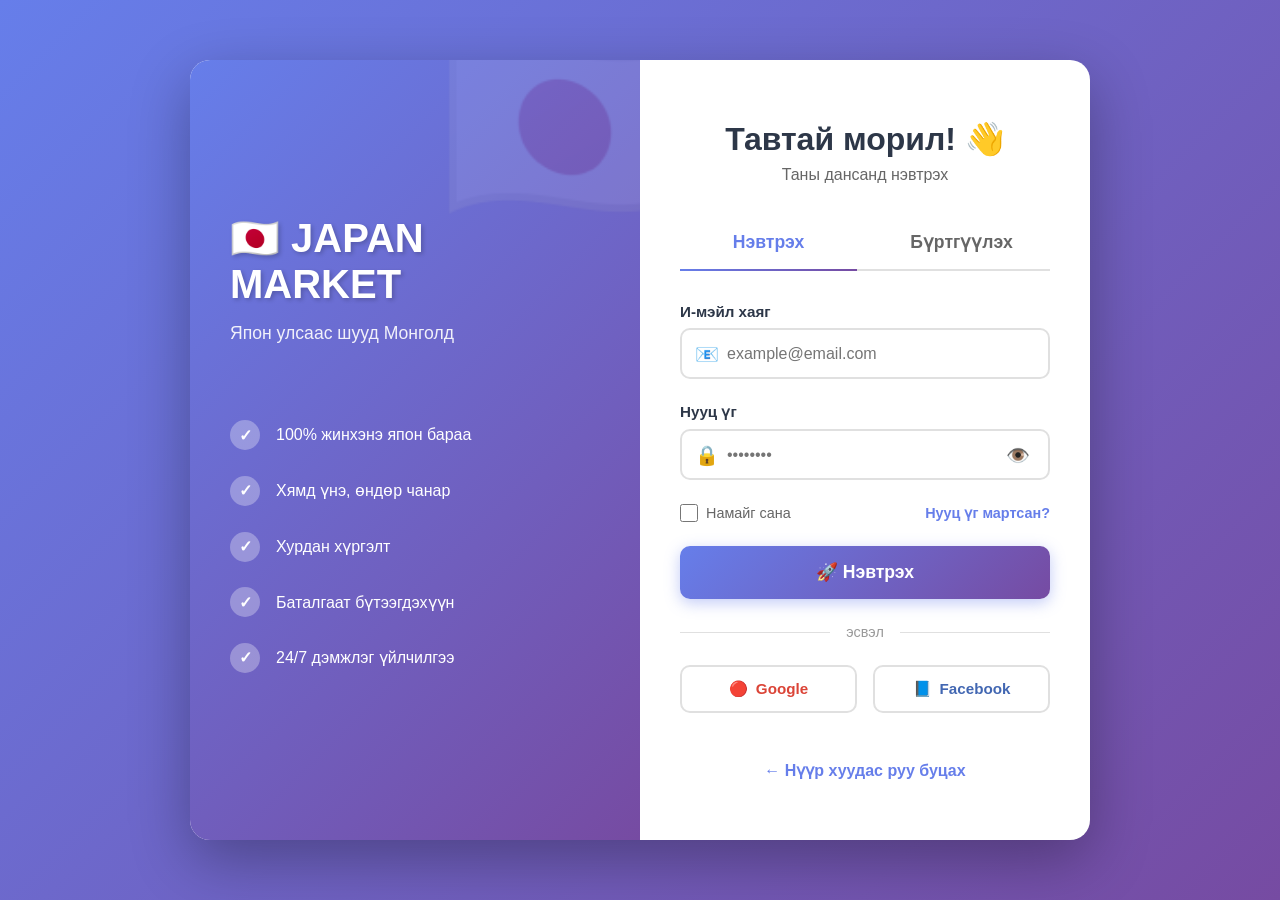
<file: login.html>
<!DOCTYPE html>
<html lang="mn">
<head>
    <meta charset="UTF-8">
    <meta name="viewport" content="width=device-width, initial-scale=1.0">
    <meta name="description" content="Japan Market - Нэвтрэх хуудас">
    <title>🇯🇵 Нэвтрэх - Japan Market</title>
    <link rel="icon" type="image/svg+xml" href="favicon.svg">
    <style>
        * {
            margin: 0;
            padding: 0;
            box-sizing: border-box;
        }

        :root {
            --primary-color: #667eea;
            --secondary-color: #764ba2;
            --accent-color: #f093fb;
            --success-color: #00d4aa;
            --error-color: #ff6b6b;
            --text-dark: #2d3748;
            --bg-light: #f7fafc;
        }

        body {
            font-family: 'Segoe UI', Tahoma, Geneva, Verdana, sans-serif;
            background: linear-gradient(135deg, #667eea 0%, #764ba2 100%);
            min-height: 100vh;
            display: flex;
            align-items: center;
            justify-content: center;
            padding: 20px;
        }

        .login-container {
            background: white;
            border-radius: 20px;
            box-shadow: 0 20px 60px rgba(0, 0, 0, 0.3);
            overflow: hidden;
            display: grid;
            grid-template-columns: 1fr 1fr;
            max-width: 900px;
            width: 100%;
            animation: slideUp 0.5s ease;
        }

        @keyframes slideUp {
            from {
                opacity: 0;
                transform: translateY(30px);
            }
            to {
                opacity: 1;
                transform: translateY(0);
            }
        }

        .login-left {
            background: linear-gradient(135deg, #667eea 0%, #764ba2 100%);
            padding: 60px 40px;
            color: white;
            display: flex;
            flex-direction: column;
            justify-content: center;
            position: relative;
            overflow: hidden;
        }

        .login-left::before {
            content: '🇯🇵';
            position: absolute;
            font-size: 200px;
            opacity: 0.1;
            top: -50px;
            right: -50px;
        }

        .login-left h1 {
            font-size: 2.5rem;
            margin-bottom: 1rem;
            text-shadow: 2px 2px 4px rgba(0, 0, 0, 0.2);
        }

        .login-left .tagline {
            font-size: 1.1rem;
            opacity: 0.9;
            margin-bottom: 2rem;
        }

        .features {
            list-style: none;
            margin-top: 2rem;
        }

        .features li {
            padding: 0.8rem 0;
            display: flex;
            align-items: center;
            gap: 1rem;
            font-size: 1rem;
        }

        .features li::before {
            content: '✓';
            background: rgba(255, 255, 255, 0.3);
            border-radius: 50%;
            width: 30px;
            height: 30px;
            display: flex;
            align-items: center;
            justify-content: center;
            font-weight: bold;
        }

        .login-right {
            padding: 60px 40px;
            display: flex;
            flex-direction: column;
            justify-content: center;
        }

        .login-header {
            text-align: center;
            margin-bottom: 2rem;
        }

        .login-header h2 {
            font-size: 2rem;
            color: var(--text-dark);
            margin-bottom: 0.5rem;
        }

        .login-header p {
            color: #666;
        }

        .login-tabs {
            display: flex;
            gap: 1rem;
            margin-bottom: 2rem;
            border-bottom: 2px solid #e0e0e0;
        }

        .login-tab {
            flex: 1;
            padding: 1rem;
            background: none;
            border: none;
            font-size: 1.1rem;
            font-weight: 600;
            color: #666;
            cursor: pointer;
            transition: all 0.3s ease;
            position: relative;
        }

        .login-tab.active {
            color: var(--primary-color);
        }

        .login-tab.active::after {
            content: '';
            position: absolute;
            bottom: -2px;
            left: 0;
            right: 0;
            height: 2px;
            background: linear-gradient(90deg, var(--primary-color), var(--secondary-color));
        }

        .login-form {
            display: none;
        }

        .login-form.active {
            display: block;
            animation: fadeIn 0.3s ease;
        }

        @keyframes fadeIn {
            from {
                opacity: 0;
            }
            to {
                opacity: 1;
            }
        }

        .form-group {
            margin-bottom: 1.5rem;
        }

        .form-group label {
            display: block;
            margin-bottom: 0.5rem;
            color: var(--text-dark);
            font-weight: 600;
            font-size: 0.95rem;
        }

        .input-wrapper {
            position: relative;
        }

        .input-icon {
            position: absolute;
            left: 15px;
            top: 50%;
            transform: translateY(-50%);
            font-size: 1.2rem;
            color: #999;
        }

        .form-control {
            width: 100%;
            padding: 0.9rem 1rem 0.9rem 45px;
            border: 2px solid #e0e0e0;
            border-radius: 10px;
            font-size: 1rem;
            font-family: inherit;
            transition: all 0.3s ease;
        }

        .form-control:focus {
            outline: none;
            border-color: var(--primary-color);
            box-shadow: 0 0 0 4px rgba(102, 126, 234, 0.1);
        }

        .password-toggle {
            position: absolute;
            right: 15px;
            top: 50%;
            transform: translateY(-50%);
            background: none;
            border: none;
            cursor: pointer;
            font-size: 1.2rem;
            color: #999;
            padding: 5px;
        }

        .form-options {
            display: flex;
            justify-content: space-between;
            align-items: center;
            margin-bottom: 1.5rem;
        }

        .remember-me {
            display: flex;
            align-items: center;
            gap: 0.5rem;
        }

        .remember-me input[type="checkbox"] {
            width: 18px;
            height: 18px;
            cursor: pointer;
        }

        .remember-me label {
            font-size: 0.9rem;
            color: #666;
            cursor: pointer;
        }

        .forgot-password {
            color: var(--primary-color);
            text-decoration: none;
            font-size: 0.9rem;
            font-weight: 600;
            transition: all 0.3s ease;
        }

        .forgot-password:hover {
            color: var(--secondary-color);
        }

        .submit-btn {
            width: 100%;
            padding: 1rem;
            background: linear-gradient(135deg, var(--primary-color), var(--secondary-color));
            color: white;
            border: none;
            border-radius: 10px;
            font-size: 1.1rem;
            font-weight: 600;
            cursor: pointer;
            transition: all 0.3s ease;
            box-shadow: 0 4px 15px rgba(102, 126, 234, 0.4);
        }

        .submit-btn:hover {
            transform: translateY(-2px);
            box-shadow: 0 6px 20px rgba(102, 126, 234, 0.5);
        }

        .submit-btn:active {
            transform: translateY(0);
        }

        .divider {
            text-align: center;
            margin: 1.5rem 0;
            position: relative;
        }

        .divider::before {
            content: '';
            position: absolute;
            left: 0;
            right: 0;
            top: 50%;
            height: 1px;
            background: #e0e0e0;
        }

        .divider span {
            background: white;
            padding: 0 1rem;
            color: #999;
            font-size: 0.9rem;
            position: relative;
            z-index: 1;
        }

        .social-login {
            display: grid;
            grid-template-columns: 1fr 1fr;
            gap: 1rem;
            margin-bottom: 1.5rem;
        }

        .social-btn {
            padding: 0.8rem;
            border: 2px solid #e0e0e0;
            border-radius: 10px;
            background: white;
            cursor: pointer;
            display: flex;
            align-items: center;
            justify-content: center;
            gap: 0.5rem;
            font-size: 0.95rem;
            font-weight: 600;
            transition: all 0.3s ease;
        }

        .social-btn:hover {
            border-color: var(--primary-color);
            transform: translateY(-2px);
            box-shadow: 0 4px 15px rgba(0, 0, 0, 0.1);
        }

        .social-btn.google {
            color: #db4437;
        }

        .social-btn.facebook {
            color: #4267B2;
        }

        .back-home {
            text-align: center;
            margin-top: 1.5rem;
        }

        .back-home a {
            color: var(--primary-color);
            text-decoration: none;
            font-weight: 600;
            display: inline-flex;
            align-items: center;
            gap: 0.5rem;
            transition: all 0.3s ease;
        }

        .back-home a:hover {
            color: var(--secondary-color);
            gap: 1rem;
        }

        .toast {
            position: fixed;
            top: 20px;
            right: 20px;
            background: white;
            padding: 1rem 1.5rem;
            border-radius: 10px;
            box-shadow: 0 4px 20px rgba(0, 0, 0, 0.2);
            display: none;
            align-items: center;
            gap: 1rem;
            z-index: 9999;
            animation: slideIn 0.3s ease;
        }

        @keyframes slideIn {
            from {
                transform: translateX(400px);
                opacity: 0;
            }
            to {
                transform: translateX(0);
                opacity: 1;
            }
        }

        .toast.success {
            border-left: 4px solid var(--success-color);
        }

        .toast.error {
            border-left: 4px solid var(--error-color);
        }

        .toast.show {
            display: flex;
        }

        /* Mobile Responsive */
        @media (max-width: 768px) {
            .login-container {
                grid-template-columns: 1fr;
            }

            .login-left {
                display: none;
            }

            .login-right {
                padding: 40px 30px;
            }

            .social-login {
                grid-template-columns: 1fr;
            }
        }
    </style>
</head>
<body>
    <div class="login-container">
        <!-- Left Panel -->
        <div class="login-left">
            <h1>🇯🇵 JAPAN MARKET</h1>
            <p class="tagline">Япон улсаас шууд Монголд</p>
            
            <ul class="features">
                <li>100% жинхэнэ япон бараа</li>
                <li>Хямд үнэ, өндөр чанар</li>
                <li>Хурдан хүргэлт</li>
                <li>Баталгаат бүтээгдэхүүн</li>
                <li>24/7 дэмжлэг үйлчилгээ</li>
            </ul>
        </div>

        <!-- Right Panel -->
        <div class="login-right">
            <div class="login-header">
                <h2>Тавтай морил! 👋</h2>
                <p>Таны дансанд нэвтрэх</p>
            </div>

            <!-- Tabs -->
            <div class="login-tabs">
                <button class="login-tab active" onclick="switchTab('login')">Нэвтрэх</button>
                <button class="login-tab" onclick="switchTab('register')">Бүртгүүлэх</button>
            </div>

            <!-- Login Form -->
            <form id="loginForm" class="login-form active" onsubmit="handleLogin(event)">
                <div class="form-group">
                    <label>И-мэйл хаяг</label>
                    <div class="input-wrapper">
                        <span class="input-icon">📧</span>
                        <input type="email" class="form-control" id="loginEmail" placeholder="example@email.com" required>
                    </div>
                </div>

                <div class="form-group">
                    <label>Нууц үг</label>
                    <div class="input-wrapper">
                        <span class="input-icon">🔒</span>
                        <input type="password" class="form-control" id="loginPassword" placeholder="••••••••" required>
                        <button type="button" class="password-toggle" onclick="togglePassword('loginPassword')">👁️</button>
                    </div>
                </div>

                <div class="form-options">
                    <div class="remember-me">
                        <input type="checkbox" id="rememberMe">
                        <label for="rememberMe">Намайг сана</label>
                    </div>
                    <a href="#" class="forgot-password">Нууц үг мартсан?</a>
                </div>

                <button type="submit" class="submit-btn">🚀 Нэвтрэх</button>
            </form>

            <!-- Register Form -->
            <form id="registerForm" class="login-form" onsubmit="handleRegister(event)">
                <div class="form-group">
                    <label>Нэр</label>
                    <div class="input-wrapper">
                        <span class="input-icon">👤</span>
                        <input type="text" class="form-control" id="registerName" placeholder="Таны нэр" required>
                    </div>
                </div>

                <div class="form-group">
                    <label>И-мэйл хаяг</label>
                    <div class="input-wrapper">
                        <span class="input-icon">📧</span>
                        <input type="email" class="form-control" id="registerEmail" placeholder="example@email.com" required>
                    </div>
                </div>

                <div class="form-group">
                    <label>Утасны дугаар</label>
                    <div class="input-wrapper">
                        <span class="input-icon">📱</span>
                        <input type="tel" class="form-control" id="registerPhone" placeholder="99999999" required>
                    </div>
                </div>

                <div class="form-group">
                    <label>Нууц үг</label>
                    <div class="input-wrapper">
                        <span class="input-icon">🔒</span>
                        <input type="password" class="form-control" id="registerPassword" placeholder="••••••••" required>
                        <button type="button" class="password-toggle" onclick="togglePassword('registerPassword')">👁️</button>
                    </div>
                </div>

                <div class="form-group">
                    <label>Нууц үг давтах</label>
                    <div class="input-wrapper">
                        <span class="input-icon">🔒</span>
                        <input type="password" class="form-control" id="registerPasswordConfirm" placeholder="••••••••" required>
                        <button type="button" class="password-toggle" onclick="togglePassword('registerPasswordConfirm')">👁️</button>
                    </div>
                </div>

                <button type="submit" class="submit-btn">✨ Бүртгүүлэх</button>
            </form>

            <!-- Social Login -->
            <div class="divider">
                <span>эсвэл</span>
            </div>

            <div class="social-login">
                <button class="social-btn google" onclick="socialLogin('google')">
                    <span>🔴</span> Google
                </button>
                <button class="social-btn facebook" onclick="socialLogin('facebook')">
                    <span>📘</span> Facebook
                </button>
            </div>

            <!-- Back to Home -->
            <div class="back-home">
                <a href="index.html">← Нүүр хуудас руу буцах</a>
            </div>
        </div>
    </div>

    <!-- Toast Notification -->
    <div id="toast" class="toast">
        <span id="toastIcon"></span>
        <span id="toastMessage"></span>
    </div>

    <script>
        // Switch between Login/Register tabs
        function switchTab(tab) {
            document.querySelectorAll('.login-tab').forEach(btn => btn.classList.remove('active'));
            document.querySelectorAll('.login-form').forEach(form => form.classList.remove('active'));
            
            if (tab === 'login') {
                document.querySelectorAll('.login-tab')[0].classList.add('active');
                document.getElementById('loginForm').classList.add('active');
            } else {
                document.querySelectorAll('.login-tab')[1].classList.add('active');
                document.getElementById('registerForm').classList.add('active');
            }
        }

        // Toggle password visibility
        function togglePassword(inputId) {
            const input = document.getElementById(inputId);
            const btn = input.nextElementSibling;
            
            if (input.type === 'password') {
                input.type = 'text';
                btn.textContent = '🙈';
            } else {
                input.type = 'password';
                btn.textContent = '👁️';
            }
        }

        // Show toast notification
        function showToast(type, message) {
            const toast = document.getElementById('toast');
            const icon = document.getElementById('toastIcon');
            const msg = document.getElementById('toastMessage');
            
            toast.className = 'toast show ' + type;
            icon.textContent = type === 'success' ? '✅' : '❌';
            msg.textContent = message;
            
            setTimeout(() => {
                toast.classList.remove('show');
            }, 3000);
        }

        // Handle Login
        function handleLogin(event) {
            event.preventDefault();
            
            const email = document.getElementById('loginEmail').value;
            const password = document.getElementById('loginPassword').value;
            const rememberMe = document.getElementById('rememberMe').checked;
            
            // Get existing users
            const users = JSON.parse(localStorage.getItem('japanUsers')) || [];
            const user = users.find(u => u.email === email && u.password === password);
            
            if (user) {
                // Save to localStorage
                localStorage.setItem('japanUser', JSON.stringify(user));
                localStorage.setItem('currentUser', JSON.stringify(user));
                if (rememberMe) {
                    localStorage.setItem('japanRememberMe', 'true');
                }
                
                showToast('success', '🎉 Амжилттай нэвтэрлээ!');
                
                // Redirect to profile page after 1 second
                setTimeout(() => {
                    window.location.href = 'profile.html';
                }, 1000);
            } else {
                showToast('error', '❌ И-мэйл эсвэл нууц үг буруу байна!');
            }
        }

        // Handle Register
        function handleRegister(event) {
            event.preventDefault();
            
            const name = document.getElementById('registerName').value;
            const email = document.getElementById('registerEmail').value;
            const phone = document.getElementById('registerPhone').value;
            const password = document.getElementById('registerPassword').value;
            const passwordConfirm = document.getElementById('registerPasswordConfirm').value;
            
            // Validation
            if (password !== passwordConfirm) {
                showToast('error', '❌ Нууц үг таарахгүй байна!');
                return;
            }
            
            if (password.length < 6) {
                showToast('error', '❌ Нууц үг 6-аас дээш тэмдэгт байх ёстой!');
                return;
            }
            
            // Get existing users
            let users = JSON.parse(localStorage.getItem('japanUsers')) || [];
            
            // Check if email already exists
            if (users.some(u => u.email === email)) {
                showToast('error', '❌ Энэ и-мэйл аль хэдийн бүртгэлтэй байна!');
                return;
            }
            
            // Create new user
            const newUser = {
                id: Date.now(),
                name: name,
                email: email,
                phone: phone,
                password: password,
                photo: 'https://ui-avatars.com/api/?name=' + encodeURIComponent(name) + '&background=667eea&color=fff',
                createdAt: new Date().toISOString()
            };
            
            // Save to localStorage
            users.push(newUser);
            localStorage.setItem('japanUsers', JSON.stringify(users));
            localStorage.setItem('japanUser', JSON.stringify(newUser));
            localStorage.setItem('currentUser', JSON.stringify(newUser));
            
            showToast('success', '🎉 Амжилттай бүртгэгдлээ!');
            
            // Redirect to profile page after 1 second
            setTimeout(() => {
                window.location.href = 'profile.html';
            }, 1000);
        }

        // Social Login
        function socialLogin(provider) {
            showToast('error', '⚠️ ' + provider.toUpperCase() + ' нэвтрэлт удахгүй нээгдэнэ!');
        }

        // Check if already logged in
        window.addEventListener('DOMContentLoaded', () => {
            const user = localStorage.getItem('japanUser');
            if (user) {
                // Already logged in, redirect to home
                window.location.href = 'index.html';
            }
        });
    </script>
</body>
</html>
</file>
